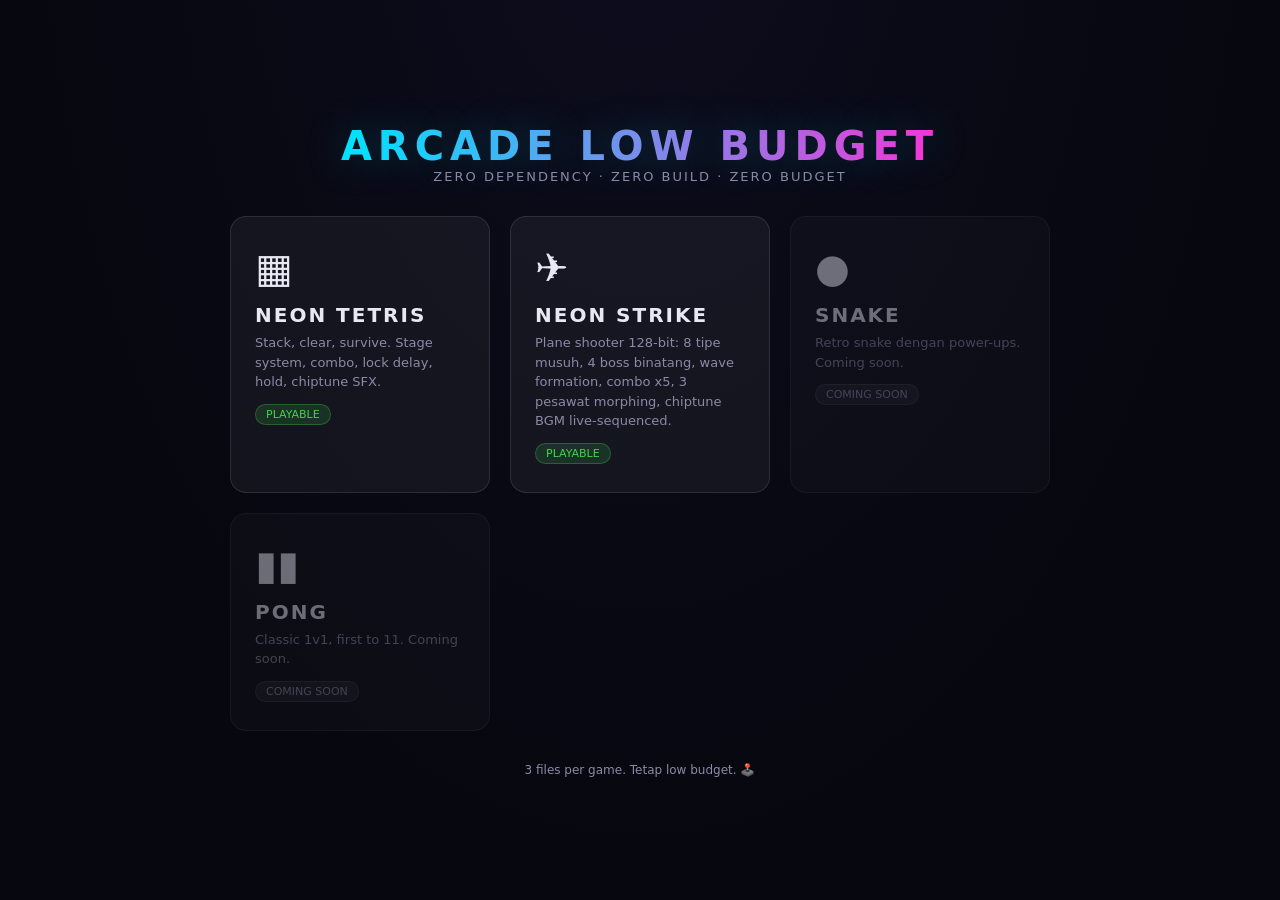
<file: index.html>
<!DOCTYPE html>
<html lang="id">
<head>
    <meta charset="UTF-8">
    <meta name="viewport" content="width=device-width, initial-scale=1.0">
    <title>ARCADE LOW BUDGET</title>
    <style>
        :root {
            --bg: #07070f;
            --panel: rgba(255,255,255,0.05);
            --border: rgba(255,255,255,0.1);
            --text: #e8e8f5;
            --dim: #8a8aa8;
            --cyan: #00e5ff;
            --magenta: #ff2fd6;
        }
        * { margin: 0; padding: 0; box-sizing: border-box; }
        body {
            min-height: 100vh;
            background: radial-gradient(ellipse at 50% -20%, #0d0d1e, var(--bg) 70%);
            color: var(--text);
            font-family: 'Segoe UI', system-ui, sans-serif;
            display: flex;
            flex-direction: column;
            align-items: center;
            justify-content: center;
            gap: 32px;
            padding: 40px 20px;
        }
        h1 {
            font-size: 40px;
            letter-spacing: 6px;
            text-align: center;
            background: linear-gradient(90deg, var(--cyan), var(--magenta));
            -webkit-background-clip: text;
            background-clip: text;
            color: transparent;
            text-shadow: 0 0 40px rgba(0,229,255,0.25);
        }
        .subtitle { color: var(--dim); letter-spacing: 2px; font-size: 13px; text-transform: uppercase; }
        .grid {
            display: grid;
            grid-template-columns: repeat(auto-fit, minmax(220px, 260px));
            gap: 20px;
            justify-content: center;
            width: 100%;
            max-width: 900px;
        }
        .card {
            background: var(--panel);
            border: 1px solid var(--border);
            border-radius: 16px;
            padding: 28px 24px;
            text-decoration: none;
            color: var(--text);
            transition: transform 0.15s ease, border-color 0.15s ease, box-shadow 0.15s ease;
        }
        .card:hover {
            transform: translateY(-4px);
            border-color: rgba(0,229,255,0.5);
            box-shadow: 0 12px 40px rgba(0,229,255,0.12);
        }
        .card .icon { font-size: 40px; margin-bottom: 12px; }
        .card h2 { font-size: 20px; letter-spacing: 2px; margin-bottom: 6px; }
        .card p { color: var(--dim); font-size: 13px; line-height: 1.5; }
        .badge {
            display: inline-block;
            margin-top: 12px;
            font-size: 11px;
            padding: 3px 10px;
            border-radius: 999px;
            background: rgba(63,212,74,0.15);
            color: #3fd44a;
            border: 1px solid rgba(63,212,74,0.3);
        }
        .badge.soon {
            background: rgba(138,138,168,0.12);
            color: var(--dim);
            border-color: var(--border);
        }
        footer { color: var(--dim); font-size: 12px; }
    </style>
</head>
<body>
    <header style="text-align:center">
        <h1>ARCADE LOW BUDGET</h1>
        <div class="subtitle">Zero dependency · Zero build · Zero budget</div>
    </header>

    <nav class="grid">
        <a class="card" href="games/tetris/index.html">
            <div class="icon">▦</div>
            <h2>NEON TETRIS</h2>
            <p>Stack, clear, survive. Stage system, combo, lock delay, hold, chiptune SFX.</p>
            <span class="badge">PLAYABLE</span>
        </a>

        <a class="card" href="games/plane-shooter/index.html">
            <div class="icon">✈</div>
            <h2>NEON STRIKE</h2>
            <p>Plane shooter 128-bit: 8 tipe musuh, 4 boss binatang, wave formation, combo x5, 3 pesawat morphing, chiptune BGM live-sequenced.</p>
            <span class="badge">PLAYABLE</span>
        </a>

        <div class="card" style="opacity:0.45">
            <div class="icon">●</div>
            <h2>SNAKE</h2>
            <p>Retro snake dengan power-ups. Coming soon.</p>
            <span class="badge soon">COMING SOON</span>
        </div>

        <div class="card" style="opacity:0.45">
            <div class="icon">▮▮</div>
            <h2>PONG</h2>
            <p>Classic 1v1, first to 11. Coming soon.</p>
            <span class="badge soon">COMING SOON</span>
        </div>
    </nav>

    <footer>3 files per game. Tetap low budget. 🕹️</footer>
</body>
</html>
</file>
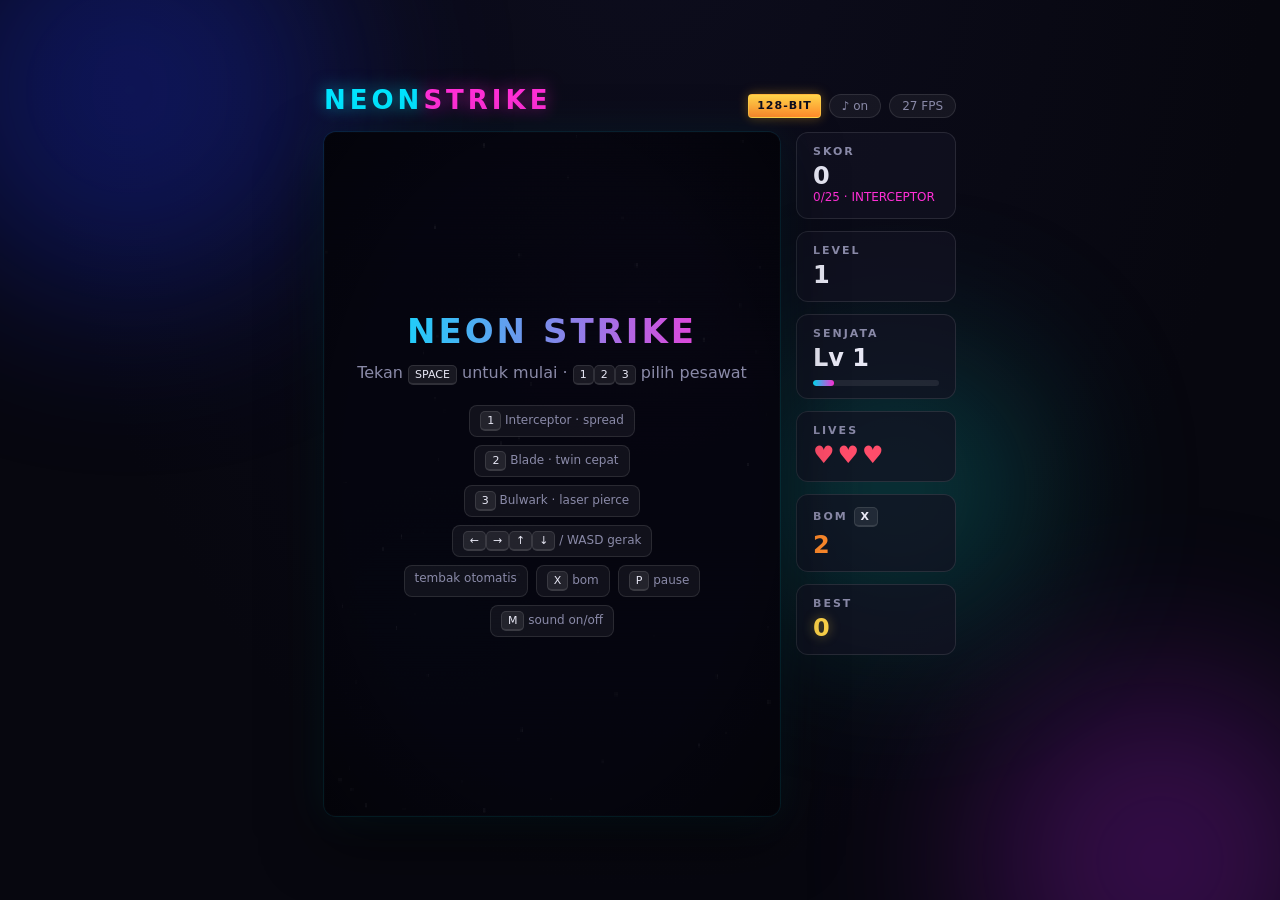
<file: games/plane-shooter/index.html>
<!DOCTYPE html>
<html lang="id">
<head>
    <meta charset="UTF-8">
    <meta name="viewport" content="width=device-width, initial-scale=1.0">
    <meta http-equiv="Cache-Control" content="no-cache, no-store, must-revalidate">
    <title>NEON STRIKE</title>
    <link rel="stylesheet" href="style.css?v=3">
</head>
<body>
    <div class="bg-orbs" aria-hidden="true">
        <div class="orb orb-1"></div>
        <div class="orb orb-2"></div>
        <div class="orb orb-3"></div>
    </div>

    <main class="game-shell">
        <header class="title-bar">
            <h1 class="title">NEON<span>STRIKE</span></h1>
            <div class="title-badges">
                <div class="badge128">128-BIT</div>
                <div class="fps" id="sfxState">♪ ...</div>
                <div class="fps" id="fps">60 FPS</div>
            </div>
        </header>

        <div class="board-wrap">
            <div class="canvas-box">
                <canvas id="gameCanvas"></canvas>

                <!-- Overlay DOM: menu / pause / game over -->
                <div class="overlay" id="overlay">
                    <div class="overlay-card">
                        <h2 id="overlayTitle">NEON STRIKE</h2>
                        <p id="overlaySub">Tekan <kbd>SPACE</kbd> untuk mulai · <kbd>1</kbd><kbd>2</kbd><kbd>3</kbd> pilih pesawat</p>
                        <div class="overlay-keys" id="overlayKeys">
                            <span><kbd>1</kbd> Interceptor · spread</span>
                            <span><kbd>2</kbd> Blade · twin cepat</span>
                            <span><kbd>3</kbd> Bulwark · laser pierce</span>
                            <span><kbd>←</kbd><kbd>→</kbd><kbd>↑</kbd><kbd>↓</kbd> / WASD gerak</span>
                            <span>tembak otomatis</span>
                            <span><kbd>X</kbd> bom</span>
                            <span><kbd>P</kbd> pause</span>
                            <span><kbd>M</kbd> sound on/off</span>
                        </div>
                    </div>
                </div>
            </div>

            <aside class="side-panel">
                <section class="panel-card">
                    <h3>Skor</h3>
                    <div class="stat-value" id="score">0</div>
                    <div class="stat-sub" id="multi"></div>
                </section>
                <section class="panel-card">
                    <h3>Level</h3>
                    <div class="stat-value" id="level">1</div>
                </section>
                <section class="panel-card">
                    <h3>Senjata</h3>
                    <div class="stat-value" id="weapon">Lv 1</div>
                    <div class="weapon-bar" id="weaponBar"></div>
                </section>
                <section class="panel-card">
                    <h3>Lives</h3>
                    <div class="stat-value" id="lives">♥♥♥</div>
                </section>
                <section class="panel-card">
                    <h3>Bom <kbd>X</kbd></h3>
                    <div class="stat-value" id="bombs">2</div>
                </section>
                <section class="panel-card">
                    <h3>Best</h3>
                    <div class="stat-value gold" id="best">0</div>
                </section>
            </aside>
        </div>
    </main>

    <script src="game.js?v=10"></script>
</body>
</html>
</file>
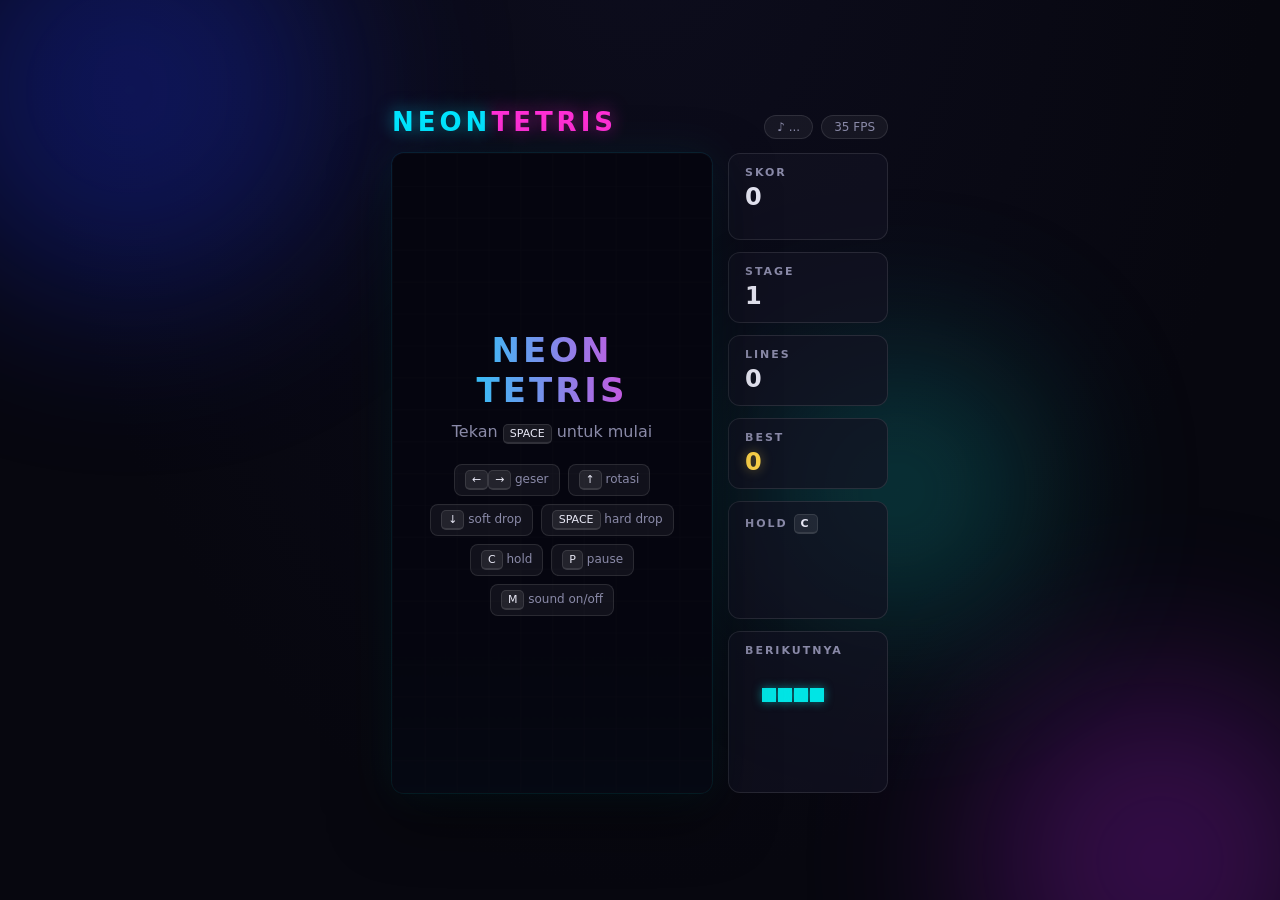
<file: games/tetris/index.html>
<!DOCTYPE html>
<html lang="id">
<head>
    <meta charset="UTF-8">
    <meta name="viewport" content="width=device-width, initial-scale=1.0">
    <meta http-equiv="Cache-Control" content="no-cache, no-store, must-revalidate">
    <title>NEON TETRIS</title>
    <link rel="stylesheet" href="style.css?v=6">
</head>
<body>
    <div class="bg-orbs" aria-hidden="true">
        <div class="orb orb-1"></div>
        <div class="orb orb-2"></div>
        <div class="orb orb-3"></div>
    </div>

    <main class="game-shell">
        <header class="title-bar">
            <h1 class="title">NEON<span>TETRIS</span></h1>
            <div class="title-badges">
                <div class="fps" id="sfxState">♪ ...</div>
                <div class="fps" id="fps">60 FPS</div>
            </div>
        </header>

        <div class="board-wrap">
            <div class="canvas-box">
                <canvas id="gameCanvas"></canvas>

                <!-- Overlay DOM: menu / pause / game over -->
                <div class="overlay" id="overlay">
                    <div class="overlay-card">
                        <h2 id="overlayTitle">NEON TETRIS</h2>
                        <p id="overlaySub">Tekan <kbd>SPACE</kbd> untuk mulai</p>
                        <div class="overlay-keys" id="overlayKeys">
                            <span><kbd>←</kbd><kbd>→</kbd> geser</span>
                            <span><kbd>↑</kbd> rotasi</span>
                            <span><kbd>↓</kbd> soft drop</span>
                            <span><kbd>SPACE</kbd> hard drop</span>
                            <span><kbd>C</kbd> hold</span>
                            <span><kbd>P</kbd> pause</span>
                            <span><kbd>M</kbd> sound on/off</span>
                        </div>
                    </div>
                </div>
            </div>

            <aside class="side-panel">
                <section class="panel-card">
                    <h3>Skor</h3>
                    <div class="stat-value" id="score">0</div>
                    <div class="stat-sub" id="combo"></div>
                </section>
                <section class="panel-card">
                    <h3>Stage</h3>
                    <div class="stat-value" id="level">1</div>
                </section>
                <section class="panel-card">
                    <h3>Lines</h3>
                    <div class="stat-value" id="lines">0</div>
                </section>
                <section class="panel-card">
                    <h3>Best</h3>
                    <div class="stat-value gold" id="best">0</div>
                </section>
                <section class="panel-card">
                    <h3>Hold <kbd>C</kbd></h3>
                    <canvas id="holdCanvas" width="96" height="64"></canvas>
                </section>
                <section class="panel-card next-card">
                    <h3>Berikutnya</h3>
                    <canvas id="nextCanvas" width="96" height="64"></canvas>
                </section>
            </aside>
        </div>
    </main>

    <script src="tetris.js?v=19"></script>
</body>
</html>
</file>
<file: games/plane-shooter/style.css>
/* ===== NEON STRIKE — tema glassmorphism gelap (senasib sama Neon Tetris) ===== */

:root {
    --bg-0: #07070f;
    --bg-1: #0d0d1e;
    --panel: rgba(255, 255, 255, 0.05);
    --panel-border: rgba(255, 255, 255, 0.1);
    --text: #e8e8f5;
    --text-dim: #8a8aa8;
    --neon-cyan: #00e5ff;
    --neon-magenta: #ff2fd6;
    --gold: #ffd54a;
}

* { margin: 0; padding: 0; box-sizing: border-box; }

body {
    min-height: 100vh;
    display: flex;
    align-items: center;
    justify-content: center;
    background: radial-gradient(ellipse at 50% -20%, var(--bg-1), var(--bg-0) 70%);
    color: var(--text);
    font-family: 'Segoe UI', system-ui, sans-serif;
    overflow: hidden;
}

/* Orb ambient di latar — statis, blur besar yang gerak itu beban GPU */
.bg-orbs { position: fixed; inset: 0; pointer-events: none; z-index: 0; }
.orb {
    position: absolute;
    border-radius: 50%;
    filter: blur(90px);
    opacity: 0.35;
}
.orb-1 { width: 420px; height: 420px; background: #1b2fd8; top: -120px; left: -80px; }
.orb-2 { width: 360px; height: 360px; background: #8f1bb8; bottom: -140px; right: -60px; }
.orb-3 { width: 260px; height: 260px; background: #0aa8a0; top: 40%; left: 60%; }

/* ===== Layout utama ===== */
.game-shell {
    position: relative;
    z-index: 1;
    display: flex;
    flex-direction: column;
    gap: 14px;
}

.title-bar {
    display: flex;
    align-items: baseline;
    justify-content: space-between;
}

.title {
    font-size: 26px;
    font-weight: 800;
    letter-spacing: 4px;
    color: var(--neon-cyan);
    text-shadow: 0 0 18px rgba(0, 229, 255, 0.55);
}
.title span { color: var(--neon-magenta); text-shadow: 0 0 18px rgba(255, 47, 214, 0.55); }

.title-badges { display: flex; gap: 8px; }

.fps {
    font-size: 12px;
    font-variant-numeric: tabular-nums;
    color: var(--text-dim);
    background: var(--panel);
    border: 1px solid var(--panel-border);
    border-radius: 999px;
    padding: 4px 12px;
}

.board-wrap {
    display: flex;
    flex-direction: row;
    align-items: stretch;
    gap: 16px;
}

/* Kanvas: rasio 2:3 (480x720), setinggi mungkin tanpa menembus viewport */
.canvas-box {
    position: relative;
    height: min(76vh, 720px);
    aspect-ratio: 2 / 3;
    flex: 0 0 auto;
}

#gameCanvas {
    width: 100%;
    height: 100%;
    display: block;
    border-radius: 12px;
    border: 1px solid var(--panel-border);
    box-shadow:
        0 0 0 1px rgba(0, 229, 255, 0.08),
        0 0 40px rgba(0, 229, 255, 0.07),
        0 24px 60px rgba(0, 0, 0, 0.6);
    image-rendering: pixelated;
}

/* Vignette CRT di atas kanvas — murni CSS, gratis buat GPU */
.canvas-box::after {
    content: '';
    position: absolute;
    inset: 0;
    border-radius: 12px;
    pointer-events: none;
    background: radial-gradient(ellipse at center, transparent 62%, rgba(0, 0, 0, 0.38) 100%);
}

.badge128 {
    font-size: 11px;
    letter-spacing: 1px;
    color: #0d0d1e;
    background: linear-gradient(180deg, #ffd54a, #ff8a2b);
    border: 1px solid rgba(255, 213, 74, 0.6);
    border-radius: 4px;
    padding: 4px 8px;
    font-weight: 800;
    box-shadow: 0 0 12px rgba(255, 180, 40, 0.35);
}

/* ===== Overlay menu / pause / game over ===== */
.overlay {
    position: absolute;
    inset: 0;
    display: flex;
    align-items: center;
    justify-content: center;
    border-radius: 12px;
    background: rgba(5, 5, 15, 0.85);
}
.overlay.hidden { display: none; }

.overlay-card { text-align: center; padding: 24px; }
.overlay-card h2 {
    font-size: 34px;
    letter-spacing: 3px;
    margin-bottom: 12px;
    background: linear-gradient(90deg, var(--neon-cyan), var(--neon-magenta));
    -webkit-background-clip: text;
    background-clip: text;
    color: transparent;
}
.overlay-card p { color: var(--text-dim); margin-bottom: 20px; }

.overlay-keys {
    display: flex;
    flex-wrap: wrap;
    justify-content: center;
    gap: 8px;
    font-size: 12px;
    color: var(--text-dim);
    max-width: 320px;
    margin: 0 auto;
}
.overlay-keys span {
    background: var(--panel);
    border: 1px solid var(--panel-border);
    border-radius: 8px;
    padding: 5px 10px;
}

kbd {
    display: inline-block;
    min-width: 20px;
    padding: 2px 6px;
    font-family: inherit;
    font-size: 11px;
    color: var(--text);
    background: rgba(255, 255, 255, 0.08);
    border: 1px solid var(--panel-border);
    border-bottom-width: 2px;
    border-radius: 5px;
}

/* ===== Side panel (HUD) ===== */
.side-panel {
    display: flex;
    flex-direction: column;
    gap: 12px;
    width: 160px;
}

.panel-card {
    background: rgba(18, 18, 34, 0.72);
    border: 1px solid var(--panel-border);
    border-radius: 12px;
    padding: 12px 16px;
}
.panel-card h3 {
    font-size: 11px;
    font-weight: 600;
    text-transform: uppercase;
    letter-spacing: 2px;
    color: var(--text-dim);
    margin-bottom: 4px;
}
.stat-value {
    font-size: 24px;
    font-weight: 700;
    font-variant-numeric: tabular-nums;
}
.stat-value.gold { color: var(--gold); text-shadow: 0 0 12px rgba(255, 213, 74, 0.4); }
.stat-sub { font-size: 12px; color: var(--neon-magenta); min-height: 16px; }

/* Bar progres level senjata */
.weapon-bar {
    --fill: 16%;
    margin-top: 8px;
    height: 6px;
    border-radius: 999px;
    background: rgba(255, 255, 255, 0.08);
    overflow: hidden;
}
.weapon-bar::after {
    content: '';
    display: block;
    height: 100%;
    width: var(--fill);
    border-radius: 999px;
    background: linear-gradient(90deg, var(--neon-cyan), var(--neon-magenta));
    transition: width 0.2s ease;
}

#lives { color: #ff4d6a; letter-spacing: 3px; }
#bombs { color: #ff8a2b; }
</file>
<file: games/tetris/style.css>
/* ===== NEON TETRIS — tema glassmorphism gelap ===== */

:root {
    --bg-0: #07070f;
    --bg-1: #0d0d1e;
    --panel: rgba(255, 255, 255, 0.05);
    --panel-border: rgba(255, 255, 255, 0.1);
    --text: #e8e8f5;
    --text-dim: #8a8aa8;
    --neon-cyan: #00e5ff;
    --neon-magenta: #ff2fd6;
    --gold: #ffd54a;
}

* { margin: 0; padding: 0; box-sizing: border-box; }

body {
    min-height: 100vh;
    display: flex;
    align-items: center;
    justify-content: center;
    background: radial-gradient(ellipse at 50% -20%, var(--bg-1), var(--bg-0) 70%);
    color: var(--text);
    font-family: 'Segoe UI', system-ui, sans-serif;
    overflow: hidden;
}

/* Orb ambient di latar — CSS transform-only biar murah buat GPU */
.bg-orbs { position: fixed; inset: 0; pointer-events: none; z-index: 0; }
.orb {
    position: absolute;
    border-radius: 50%;
    filter: blur(90px);
    opacity: 0.35;
    /* animasi dimatikan: blur 90px yang bergerak dipaksa re-composite
       tiap frame dan jadi beban GPU terbesar di halaman ini */
}
.orb-1 { width: 420px; height: 420px; background: #1b2fd8; top: -120px; left: -80px; }
.orb-2 { width: 360px; height: 360px; background: #8f1bb8; bottom: -140px; right: -60px; animation-delay: -5s; }
.orb-3 { width: 260px; height: 260px; background: #0aa8a0; top: 40%; left: 60%; animation-delay: -9s; }

@keyframes float {
    0%, 100% { transform: translate(0, 0) scale(1); }
    50% { transform: translate(30px, -40px) scale(1.08); }
}

/* ===== Layout utama ===== */
.game-shell {
    position: relative;
    z-index: 1;
    display: flex;
    flex-direction: column;
    gap: 14px;
}

.title-bar {
    display: flex;
    align-items: baseline;
    justify-content: space-between;
}

.title {
    font-size: 26px;
    font-weight: 800;
    letter-spacing: 4px;
    color: var(--neon-cyan);
    text-shadow: 0 0 18px rgba(0, 229, 255, 0.55);
}
.title span { color: var(--neon-magenta); text-shadow: 0 0 18px rgba(255, 47, 214, 0.55); }

.title-badges { display: flex; gap: 8px; }

.fps {
    font-size: 12px;
    font-variant-numeric: tabular-nums;
    color: var(--text-dim);
    background: var(--panel);
    border: 1px solid var(--panel-border);
    border-radius: 999px;
    padding: 4px 12px;
}

/* Layout: papan KIRI, panel info KANAN */
.board-wrap {
    display: flex;
    flex-direction: row;
    align-items: stretch;
    gap: 16px;
}

/* Kanvas setinggi mungkin tanpa menembus viewport; rasio 1:2 dijaga */
.canvas-box {
    position: relative;
    height: min(72vh, 640px);
    aspect-ratio: 1 / 2;
    flex: 0 0 auto;
}

#gameCanvas {
    width: 100%;
    height: 100%;
    display: block;
    border-radius: 12px;
    border: 1px solid var(--panel-border);
    box-shadow:
        0 0 0 1px rgba(0, 229, 255, 0.08),
        0 0 40px rgba(0, 229, 255, 0.07),
        0 24px 60px rgba(0, 0, 0, 0.6);
}

/* ===== Overlay menu / pause / game over ===== */
.overlay {
    position: absolute;
    inset: 0;
    display: flex;
    align-items: center;
    justify-content: center;
    border-radius: 12px;
    background: rgba(5, 5, 15, 0.85);
    /* backdrop-filter dihapus: overlay dihapus dari DOM saat playing,
       jadi blur-nya gak pernah kebayar; solid gelap lebih murah */
}
/* display:none, bukan cuma opacity:0 — backdrop-filter yang "tersembunyi"
   tapi masih di-composite adalah pembunuh FPS nomor satu di Chrome */
.overlay.hidden { display: none; }

.overlay-card { text-align: center; padding: 24px; }
.overlay-card h2 {
    font-size: 34px;
    letter-spacing: 3px;
    margin-bottom: 12px;
    background: linear-gradient(90deg, var(--neon-cyan), var(--neon-magenta));
    -webkit-background-clip: text;
    background-clip: text;
    color: transparent;
}
.overlay-card p { color: var(--text-dim); margin-bottom: 20px; }

.overlay-keys {
    display: flex;
    flex-wrap: wrap;
    justify-content: center;
    gap: 8px;
    font-size: 12px;
    color: var(--text-dim);
    max-width: 260px;
    margin: 0 auto;
}
.overlay-keys span {
    background: var(--panel);
    border: 1px solid var(--panel-border);
    border-radius: 8px;
    padding: 5px 10px;
}

kbd {
    display: inline-block;
    min-width: 20px;
    padding: 2px 6px;
    font-family: inherit;
    font-size: 11px;
    color: var(--text);
    background: rgba(255, 255, 255, 0.08);
    border: 1px solid var(--panel-border);
    border-bottom-width: 2px;
    border-radius: 5px;
}

/* ===== Side panel (HUD) ===== */
.side-panel {
    display: flex;
    flex-direction: column;
    gap: 12px;
    width: 160px;
}
.next-card { flex: 1; min-height: 96px; }

.panel-card {
    /* TANPA backdrop-filter: panel ini bertetangga dengan canvas yang
       redraw tiap frame — blur-nya akan ikut di-recomposite 60x/detik */
    background: rgba(18, 18, 34, 0.72);
    border: 1px solid var(--panel-border);
    border-radius: 12px;
    padding: 12px 16px;
}
.panel-card h3 {
    font-size: 11px;
    font-weight: 600;
    text-transform: uppercase;
    letter-spacing: 2px;
    color: var(--text-dim);
    margin-bottom: 4px;
}
.stat-value {
    font-size: 24px;
    font-weight: 700;
    font-variant-numeric: tabular-nums;
}
.stat-value.gold { color: var(--gold); text-shadow: 0 0 12px rgba(255, 213, 74, 0.4); }
.stat-sub { font-size: 12px; color: var(--neon-magenta); min-height: 16px; }

.next-canvas,
.next-card canvas { display: block; margin-top: 6px; }

#nextCanvas {
    width: 96px;
    height: 64px;
}

/* ===== Flash animasi skor, tanpa shadow blur berat ===== */
@keyframes pop {
    0% { transform: scale(1); }
    40% { transform: scale(1.18); }
    100% { transform: scale(1); }
}
.stat-value.pop { animation: pop 0.25s ease; }
</file>
